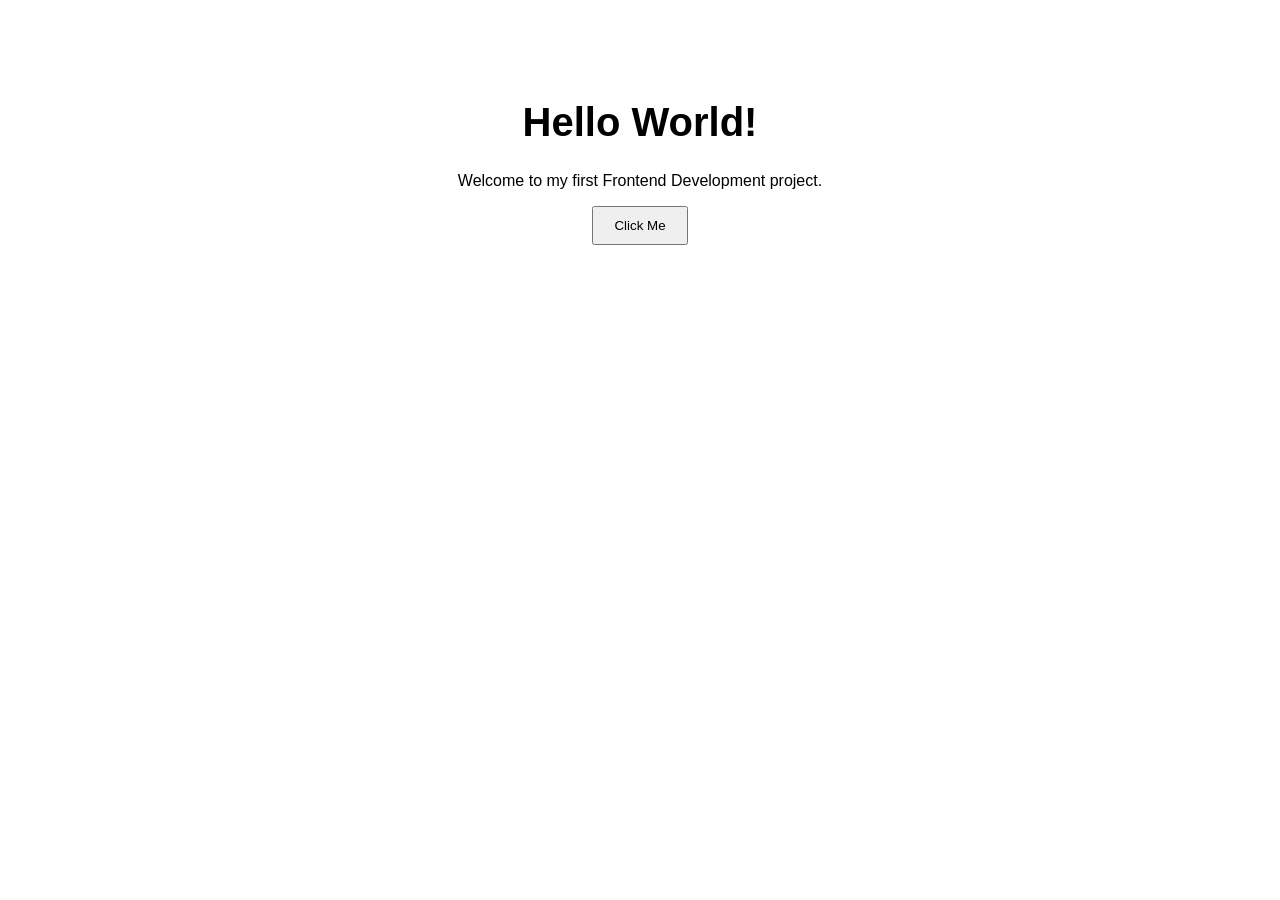
<file: index.html>
<!DOCTYPE html>
<html>
<head>
    <title>My First Frontend Project</title>
    <link rel="stylesheet" href="style.css">
</head>

<body>
    <h1>Hello World!</h1>
    <p>Welcome to my first Frontend Development project.</p>

    <button onclick="showMessage()">Click Me</button>

    <script src="script.js"></script>
</body>
</html>
</file>
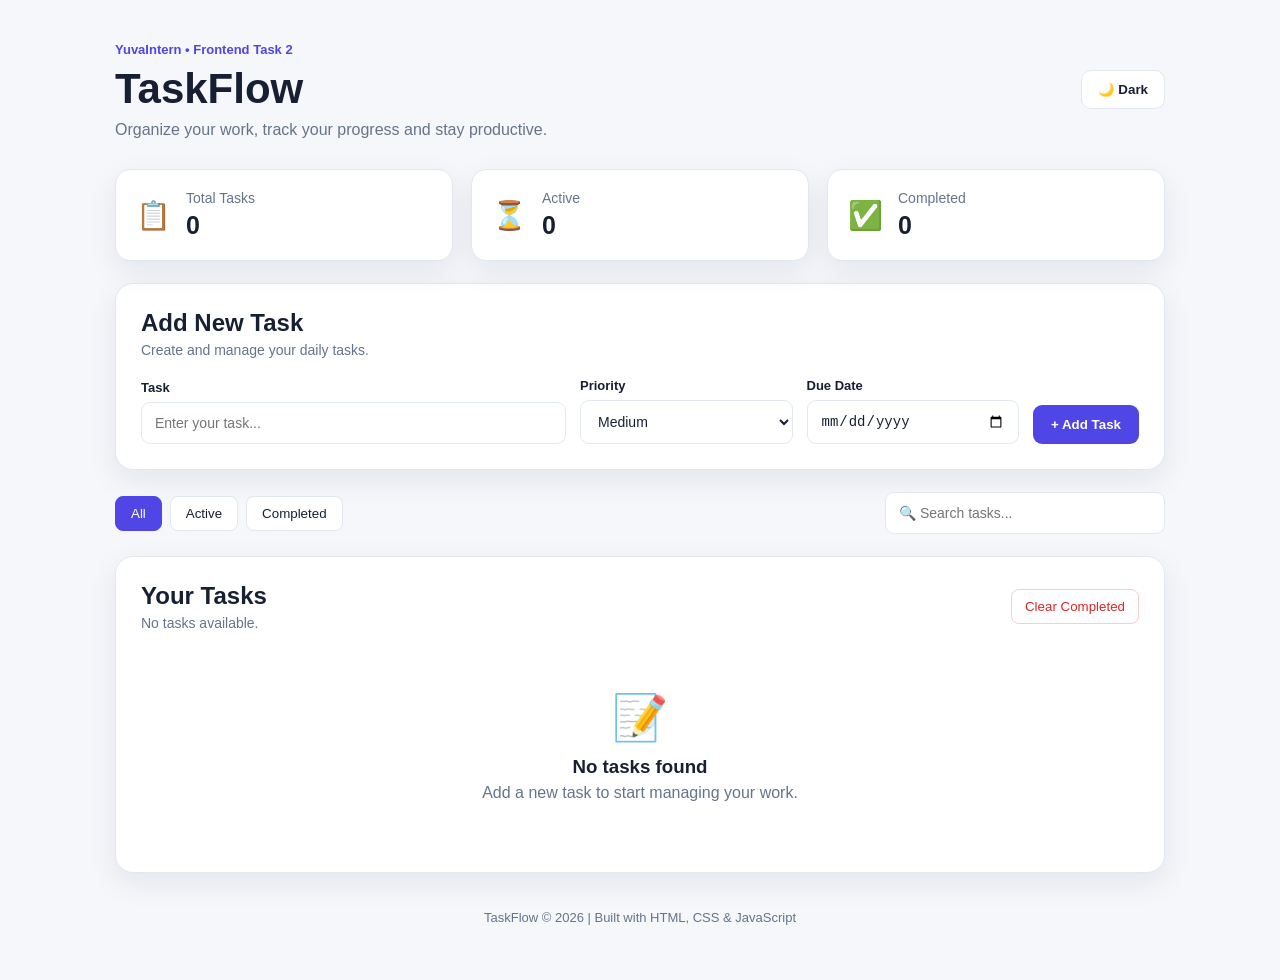
<file: task_2/index.html>
<!DOCTYPE html>
<html lang="en">
<head>
    <meta charset="UTF-8">
    <meta name="viewport" content="width=device-width, initial-scale=1.0">

    <title>TaskFlow - Smart Task Manager</title>

    <link rel="stylesheet" href="style.css">
</head>

<body>

    <div class="container">

        <!-- Header -->
        <header class="header">
            <div>
                <p class="badge">YuvaIntern • Frontend Task 2</p>
                <h1>TaskFlow</h1>
                <p class="subtitle">
                    Organize your work, track your progress and stay productive.
                </p>
            </div>

            <button id="themeBtn" class="theme-btn" type="button">
                🌙 Dark
            </button>
        </header>


        <!-- Statistics -->
        <section class="stats">

            <div class="stat-card">
                <span class="stat-icon">📋</span>
                <div>
                    <p>Total Tasks</p>
                    <h2 id="totalTasks">0</h2>
                </div>
            </div>

            <div class="stat-card">
                <span class="stat-icon">⏳</span>
                <div>
                    <p>Active</p>
                    <h2 id="activeTasks">0</h2>
                </div>
            </div>

            <div class="stat-card">
                <span class="stat-icon">✅</span>
                <div>
                    <p>Completed</p>
                    <h2 id="completedTasks">0</h2>
                </div>
            </div>

        </section>


        <!-- Add Task -->
        <section class="task-panel">

            <div class="section-title">
                <div>
                    <h2>Add New Task</h2>
                    <p>Create and manage your daily tasks.</p>
                </div>
            </div>

            <form id="taskForm">

                <div class="input-group">
                    <label for="taskInput">Task</label>
                    <input
                        type="text"
                        id="taskInput"
                        placeholder="Enter your task..."
                        maxlength="100"
                        required
                    >
                </div>

                <div class="input-group">
                    <label for="priority">Priority</label>

                    <select id="priority">
                        <option value="Low">Low</option>
                        <option value="Medium" selected>Medium</option>
                        <option value="High">High</option>
                    </select>
                </div>

                <div class="input-group">
                    <label for="dueDate">Due Date</label>

                    <input
                        type="date"
                        id="dueDate"
                    >
                </div>

                <button class="add-btn" type="submit">
                    + Add Task
                </button>

            </form>

        </section>


        <!-- Controls -->
        <section class="controls">

            <div class="filters">

                <button class="filter active" data-filter="all">
                    All
                </button>

                <button class="filter" data-filter="active">
                    Active
                </button>

                <button class="filter" data-filter="completed">
                    Completed
                </button>

            </div>

            <div class="search-box">
                <input
                    type="text"
                    id="searchInput"
                    placeholder="🔍 Search tasks..."
                >
            </div>

        </section>


        <!-- Task List -->
        <section class="task-panel">

            <div class="list-header">
                <div>
                    <h2>Your Tasks</h2>
                    <p id="taskMessage">No tasks available.</p>
                </div>

                <button
                    id="clearCompleted"
                    class="clear-btn"
                    type="button"
                >
                    Clear Completed
                </button>
            </div>

            <div id="taskList" class="task-list"></div>

            <div id="emptyState" class="empty-state">

                <div class="empty-icon">📝</div>

                <h3>No tasks found</h3>

                <p>
                    Add a new task to start managing your work.
                </p>

            </div>

        </section>


        <!-- Footer -->
        <footer>
            <p>
                TaskFlow © 2026 | Built with HTML, CSS & JavaScript
            </p>
        </footer>

    </div>


    <!-- Edit Modal -->
    <div id="editModal" class="modal">

        <div class="modal-content">

            <button id="closeModal" class="close-btn">
                ×
            </button>

            <h2>Edit Task</h2>

            <input
                type="text"
                id="editTaskInput"
                placeholder="Task name"
                maxlength="100"
            >

            <select id="editPriority">
                <option value="Low">Low</option>
                <option value="Medium">Medium</option>
                <option value="High">High</option>
            </select>

            <input
                type="date"
                id="editDueDate"
            >

            <button
                id="saveEdit"
                class="add-btn"
                type="button"
            >
                Save Changes
            </button>

        </div>

    </div>


    <script src="script.js"></script>

</body>
</html>
</file>
<file: style.css>
body {
    font-family: Arial, sans-serif;
    text-align: center;
    margin-top: 100px;
}

h1 {
    font-size: 40px;
}

button {
    padding: 10px 20px;
    cursor: pointer;
}
</file>
<file: task_2/style.css>
* {
    box-sizing: border-box;
    margin: 0;
    padding: 0;
}

:root {
    --primary: #4f46e5;
    --primary-dark: #3730a3;

    --background: #f5f7fb;
    --card: #ffffff;

    --text: #172033;
    --muted: #64748b;

    --border: #e2e8f0;

    --danger: #dc2626;
    --success: #16a34a;

    --shadow: 0 10px 30px rgba(15, 23, 42, 0.08);
}

body.dark {
    --background: #0f172a;
    --card: #1e293b;

    --text: #f8fafc;
    --muted: #94a3b8;

    --border: #334155;

    --shadow: 0 10px 30px rgba(0, 0, 0, 0.25);
}

body {
    font-family: Arial, Helvetica, sans-serif;

    background: var(--background);
    color: var(--text);

    min-height: 100vh;

    transition: 0.3s;

    padding: 40px 16px;
}

.container {
    width: min(1050px, 100%);
    margin: auto;
}


/* Header */

.header {
    display: flex;

    justify-content: space-between;
    align-items: center;

    gap: 20px;

    margin-bottom: 30px;
}

.badge {
    display: inline-block;

    color: var(--primary);

    font-size: 13px;
    font-weight: bold;

    margin-bottom: 8px;
}

h1 {
    font-size: 42px;
    margin-bottom: 8px;
}

.subtitle {
    color: var(--muted);
    font-size: 16px;
}

.theme-btn {
    border: 1px solid var(--border);

    background: var(--card);
    color: var(--text);

    padding: 11px 16px;

    border-radius: 10px;

    cursor: pointer;

    font-weight: bold;
}


/* Statistics */

.stats {
    display: grid;

    grid-template-columns: repeat(3, 1fr);

    gap: 18px;

    margin-bottom: 22px;
}

.stat-card {
    background: var(--card);

    border: 1px solid var(--border);

    border-radius: 15px;

    padding: 20px;

    display: flex;
    align-items: center;

    gap: 15px;

    box-shadow: var(--shadow);
}

.stat-icon {
    font-size: 28px;
}

.stat-card p {
    color: var(--muted);
    font-size: 14px;

    margin-bottom: 5px;
}

.stat-card h2 {
    font-size: 25px;
}


/* Main Panels */

.task-panel {
    background: var(--card);

    border: 1px solid var(--border);

    border-radius: 18px;

    padding: 25px;

    box-shadow: var(--shadow);

    margin-bottom: 22px;
}

.section-title {
    margin-bottom: 20px;
}

.section-title h2,
.list-header h2 {
    margin-bottom: 5px;
}

.section-title p,
.list-header p {
    color: var(--muted);
    font-size: 14px;
}


/* Form */

#taskForm {
    display: grid;

    grid-template-columns: 2fr 1fr 1fr auto;

    gap: 14px;

    align-items: end;
}

.input-group {
    display: flex;

    flex-direction: column;

    gap: 7px;
}

.input-group label {
    font-size: 13px;

    font-weight: bold;
}

input,
select {
    width: 100%;

    padding: 12px 13px;

    border: 1px solid var(--border);

    background: var(--card);

    color: var(--text);

    border-radius: 9px;

    outline: none;

    font-size: 14px;
}

input:focus,
select:focus {
    border-color: var(--primary);
}

.add-btn {
    border: none;

    background: var(--primary);

    color: white;

    padding: 12px 18px;

    border-radius: 9px;

    cursor: pointer;

    font-weight: bold;

    white-space: nowrap;
}

.add-btn:hover {
    background: var(--primary-dark);
}


/* Controls */

.controls {
    display: flex;

    justify-content: space-between;

    align-items: center;

    gap: 15px;

    margin-bottom: 22px;
}

.filters {
    display: flex;
    gap: 8px;
}

.filter {
    border: 1px solid var(--border);

    background: var(--card);

    color: var(--text);

    padding: 9px 15px;

    border-radius: 8px;

    cursor: pointer;
}

.filter.active {
    background: var(--primary);

    color: white;

    border-color: var(--primary);
}

.search-box {
    width: 280px;
}


/* List */

.list-header {
    display: flex;

    justify-content: space-between;

    align-items: center;

    gap: 15px;

    margin-bottom: 15px;
}

.clear-btn {
    background: transparent;

    color: var(--danger);

    border: 1px solid #fecaca;

    padding: 9px 13px;

    border-radius: 8px;

    cursor: pointer;
}

.task-list {
    display: flex;

    flex-direction: column;

    gap: 10px;
}

.task {
    display: grid;

    grid-template-columns: auto 1fr auto auto;

    align-items: center;

    gap: 14px;

    border: 1px solid var(--border);

    padding: 15px;

    border-radius: 12px;

    background: var(--background);
}

.task-checkbox {
    width: 18px;
    height: 18px;

    cursor: pointer;
}

.task-info {
    min-width: 0;
}

.task-name {
    font-weight: bold;

    word-break: break-word;

    margin-bottom: 6px;
}

.task.completed .task-name {
    text-decoration: line-through;

    color: var(--muted);
}

.task-meta {
    display: flex;

    gap: 8px;

    flex-wrap: wrap;
}

.priority {
    padding: 4px 8px;

    border-radius: 20px;

    font-size: 11px;

    font-weight: bold;
}

.priority.Low {
    background: #dcfce7;
    color: #166534;
}

.priority.Medium {
    background: #fef3c7;
    color: #92400e;
}

.priority.High {
    background: #fee2e2;
    color: #991b1b;
}

.due-date {
    color: var(--muted);

    font-size: 12px;
}

.task-actions {
    display: flex;

    gap: 6px;
}

.action-btn {
    border: 1px solid var(--border);

    background: var(--card);

    color: var(--text);

    padding: 8px 10px;

    border-radius: 7px;

    cursor: pointer;

    font-size: 12px;
}

.action-btn.delete {
    color: var(--danger);
}

.action-btn:hover {
    opacity: 0.75;
}


/* Empty State */

.empty-state {
    text-align: center;

    padding: 45px 15px;

    color: var(--muted);
}

.empty-icon {
    font-size: 45px;

    margin-bottom: 12px;
}

.empty-state h3 {
    color: var(--text);

    margin-bottom: 6px;
}


/* Footer */

footer {
    text-align: center;

    color: var(--muted);

    font-size: 13px;

    padding: 15px;
}


/* Modal */

.modal {
    position: fixed;

    inset: 0;

    background: rgba(0, 0, 0, 0.55);

    display: none;

    justify-content: center;

    align-items: center;

    padding: 20px;

    z-index: 100;
}

.modal.show {
    display: flex;
}

.modal-content {
    position: relative;

    width: min(450px, 100%);

    background: var(--card);

    padding: 25px;

    border-radius: 16px;

    box-shadow: var(--shadow);
}

.modal-content h2 {
    margin-bottom: 18px;
}

.modal-content input,
.modal-content select {
    margin-bottom: 12px;
}

.close-btn {
    position: absolute;

    right: 15px;
    top: 12px;

    border: none;

    background: transparent;

    color: var(--muted);

    font-size: 26px;

    cursor: pointer;
}


/* Responsive */

@media (max-width: 850px) {

    #taskForm {
        grid-template-columns: 1fr 1fr;
    }

    .add-btn {
        width: 100%;
    }

    .stats {
        grid-template-columns: 1fr;
    }
}

@media (max-width: 650px) {

    body {
        padding: 25px 12px;
    }

    .header {
        flex-direction: column;

        align-items: flex-start;
    }

    h1 {
        font-size: 34px;
    }

    #taskForm {
        grid-template-columns: 1fr;
    }

    .controls {
        flex-direction: column;

        align-items: stretch;
    }

    .search-box {
        width: 100%;
    }

    .filters {
        overflow-x: auto;
    }

    .task {
        grid-template-columns: auto 1fr;
    }

    .task-actions {
        grid-column: 2;
    }

    .task > .action-btn {
        grid-column: 2;
    }

    .list-header {
        flex-direction: column;

        align-items: flex-start;
    }
}
</file>
